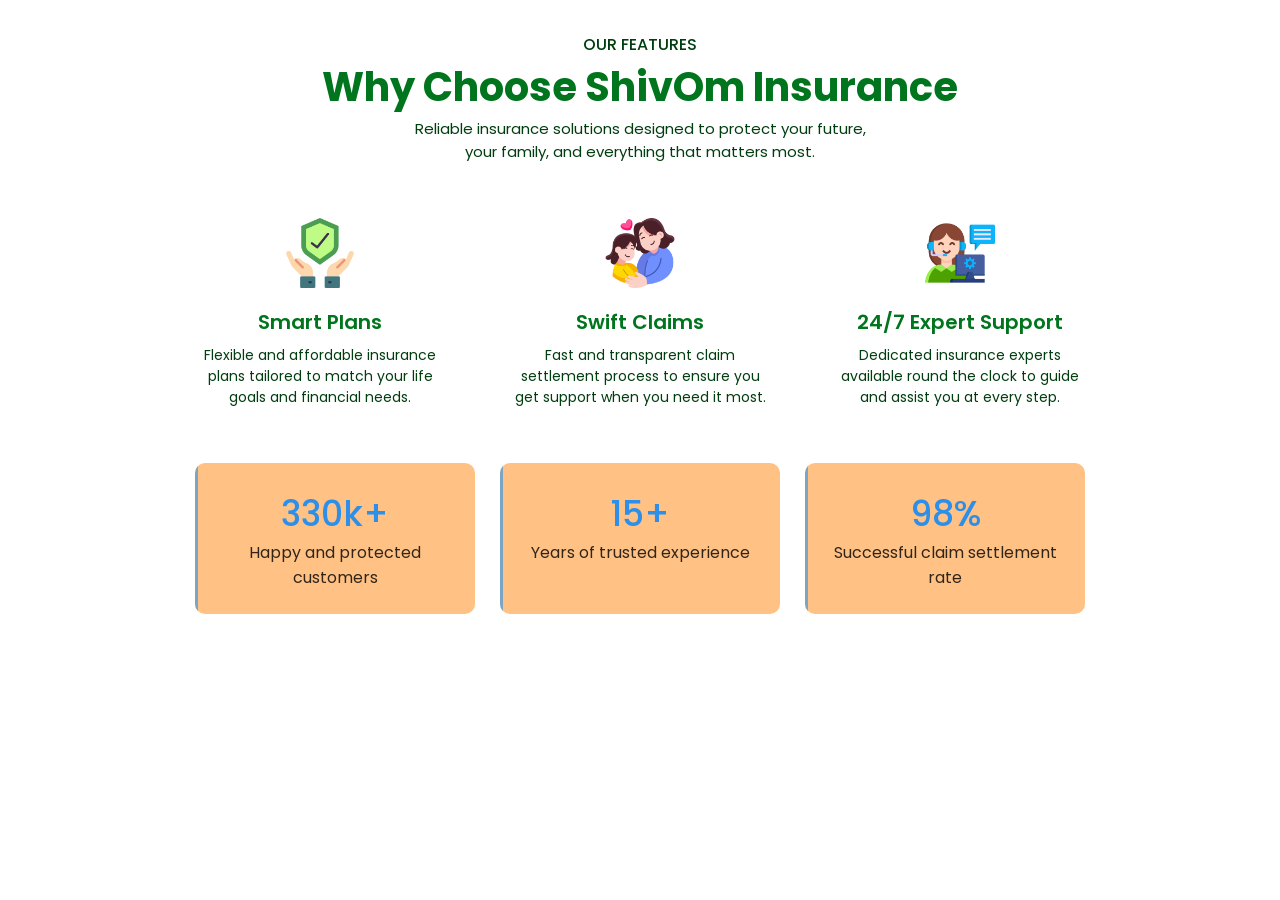
<file: COMPONENTS/ShivOmFeatures.html>
<!DOCTYPE html>
<html lang="en">

<head>
    <meta charset="UTF-8">
    <meta name="viewport" content="width=device-width, initial-scale=1.0">
    <title>ShivOm Features</title>

    <link rel="stylesheet" href="../CSS/ShivOmFeatures.css">
</head>

<body>
    <div class="shiv-features-main-con">
        <div class="shiv-feature-content-con">
            <p class="shiv-feature-top-sub-head">OUR FEATURES</p>

            <h1 class="shiv-feature-heading">Why Choose ShivOm Insurance</h1>

            <p class="shiv-om-below-sub-head">
                Reliable insurance solutions designed to protect your future,<br>
                your family, and everything that matters most.
            </p>
        </div>

        <div class="shiv-feature-featuring-main-con">
            <div class="shiv-featuring-con">
                <div class="shiv-featuring-img-con">
                    <img src="../IMAGES/feature1.png" alt="smart plan feature">
                </div>

                <p class="shiv-featuring-heading">Smart Plans</p>

                <p class="shiv-featuring-info">
                    Flexible and affordable insurance plans tailored to match your
                    life goals and financial needs.
                </p>
            </div>

            <div class="shiv-featuring-con">
                <div class="shiv-featuring-img-con">
                    <img src="../IMAGES/feature4.png" alt="swift claims feature">
                </div>

                <p class="shiv-featuring-heading">Swift Claims</p>

                <p class="shiv-featuring-info">
                    Fast and transparent claim settlement process to ensure you get
                    support when you need it most.
                </p>
            </div>

            <div class="shiv-featuring-con">
                <div class="shiv-featuring-img-con">
                    <img src="../IMAGES/features3.png" alt="24/7 support feature">
                </div>

                <p class="shiv-featuring-heading">24/7 Expert Support</p>

                <p class="shiv-featuring-info">
                    Dedicated insurance experts available round the clock to guide
                    and assist you at every step.
                </p>
            </div>
        </div>

        <div class="shiv-feature-achievement-con">
            <div class="shiv-feature-achievement">
                <p class="shiv-achievement-head"><span>330</span>k+</p>

                <p class="shiv-achievement-info">Happy and protected customers</p>
            </div>

            <div class="shiv-feature-achievement">
                <p class="shiv-achievement-head"><span>15</span>+</p>

                <p class="shiv-achievement-info">Years of trusted experience</p>
            </div>

            <div class="shiv-feature-achievement">
                <p class="shiv-achievement-head"><span>98</span>%</p>

                <p class="shiv-achievement-info">Successful claim settlement rate</p>
            </div>
        </div>
    </div>
</body>

</html>
</file>
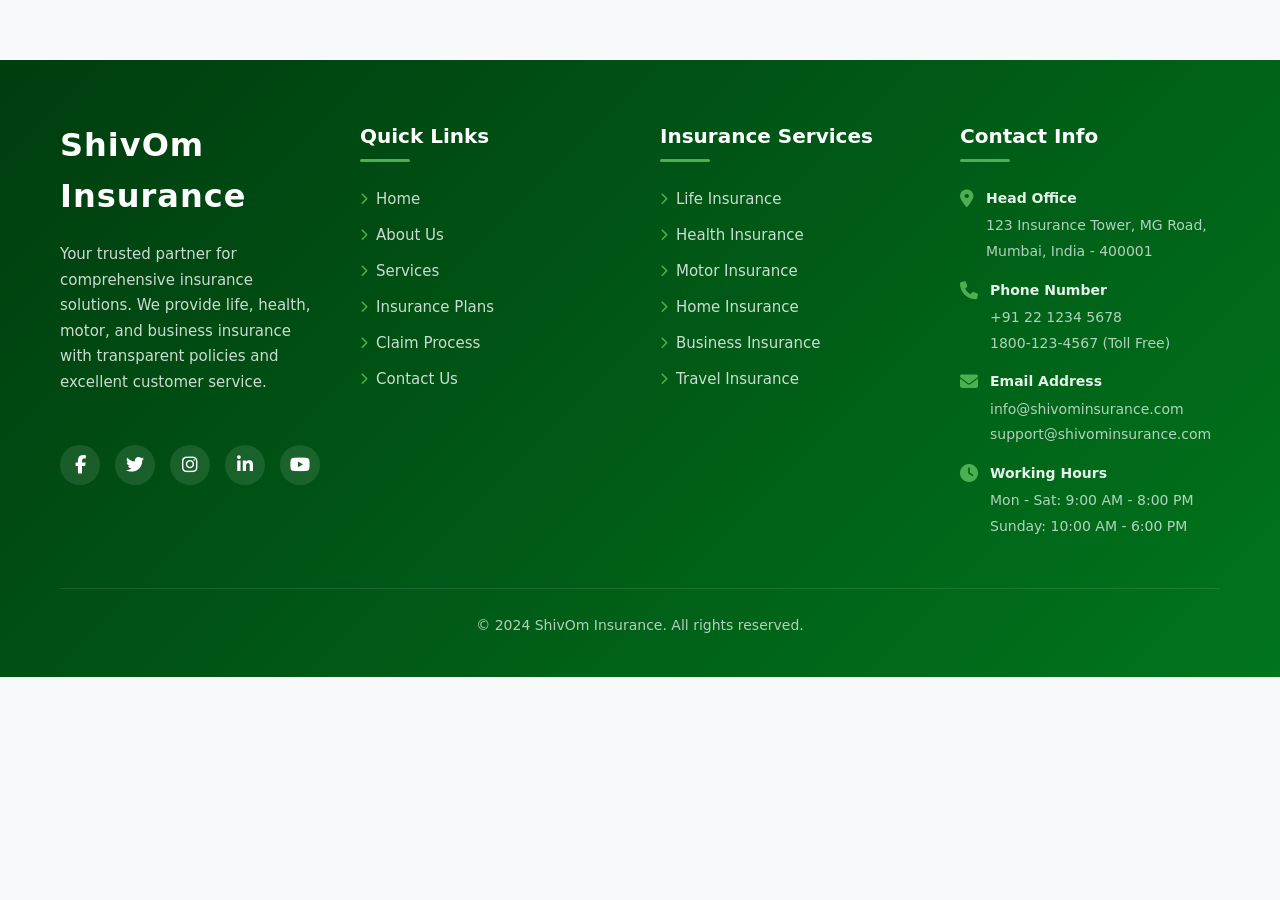
<file: COMPONENTS/ShivOmFooter.html>
<!DOCTYPE html>
<html lang="en">
<head>
    <meta charset="UTF-8">
    <title>ShivOm Insurance - Footer</title>
    <meta name="viewport" content="width=device-width, initial-scale=1.0">
    
    <!-- Font Awesome -->
    <link rel="stylesheet" href="https://cdnjs.cloudflare.com/ajax/libs/font-awesome/6.5.0/css/all.min.css">
    
    <style>
        * {
            margin: 0;
            padding: 0;
            box-sizing: border-box;
            font-family: 'Segoe UI', system-ui, sans-serif;
        }
        
        body {
            background: #f8f9fa;
            color: #333;
            line-height: 1.6;
        }
        
        .shiv-footer {
            background: linear-gradient(135deg, #003d0f 0%, #00751d 100%);
            color: white;
            padding: 60px 0 40px;
            margin-top: 60px;
        }
        
        .footer-container {
            max-width: 1200px;
            margin: 0 auto;
            padding: 0 20px;
        }
        
        .footer-top {
            display: grid;
            grid-template-columns: repeat(auto-fit, minmax(250px, 1fr));
            gap: 40px;
            margin-bottom: 50px;
        }
        
        .footer-brand {
            display: flex;
            flex-direction: column;
            gap: 20px;
        }
        
        .footer-logo {
            font-size: 32px;
            font-weight: 700;
            color: white;
            text-decoration: none;
            letter-spacing: 1px;
        }
        
        .footer-brand p {
            font-size: 15px;
            color: rgba(255, 255, 255, 0.8);
            line-height: 1.7;
            margin-bottom: 10px;
        }
        
        /* Social Links */
        .social-links {
            display: flex;
            gap: 15px;
            margin-top: 20px;
        }
        
        .social-link {
            width: 40px;
            height: 40px;
            background: rgba(255, 255, 255, 0.1);
            border-radius: 50%;
            display: flex;
            align-items: center;
            justify-content: center;
            color: white;
            font-size: 18px;
            transition: all 0.3s ease;
            text-decoration: none;
        }
        
        .social-link:hover {
            background: white;
            color: #00751d;
            transform: translateY(-3px);
        }
        
        .footer-links h3 {
            font-size: 20px;
            font-weight: 600;
            margin-bottom: 25px;
            color: white;
            position: relative;
            padding-bottom: 10px;
        }
        
        .footer-links h3::after {
            content: '';
            position: absolute;
            left: 0;
            bottom: 0;
            width: 50px;
            height: 3px;
            background: #4caf50;
            border-radius: 2px;
        }
        
        .footer-links ul {
            list-style: none;
        }
        
        .footer-links ul li {
            margin-bottom: 12px;
        }
        
        .footer-links ul li a {
            color: rgba(255, 255, 255, 0.8);
            text-decoration: none;
            font-size: 15px;
            transition: all 0.3s ease;
            display: flex;
            align-items: center;
            gap: 8px;
        }
        
        .footer-links ul li a:hover {
            color: white;
            transform: translateX(5px);
        }
        
        .footer-links ul li a i {
            font-size: 12px;
            color: #4caf50;
        }
        
        .contact-info {
            display: flex;
            flex-direction: column;
            gap: 15px;
        }
        
        .contact-item {
            display: flex;
            align-items: flex-start;
            gap: 12px;
        }
        
        .contact-item i {
            color: #4caf50;
            font-size: 18px;
            margin-top: 3px;
        }
        
        .contact-text {
            flex: 1;
        }
        
        .contact-text strong {
            display: block;
            font-size: 14px;
            color: rgba(255, 255, 255, 0.9);
            margin-bottom: 3px;
        }
        
        .contact-text span {
            font-size: 14px;
            color: rgba(255, 255, 255, 0.7);
        }
        
        .footer-bottom {
            border-top: 1px solid rgba(255, 255, 255, 0.1);
            padding-top: 25px;
            text-align: center;
        }
        
        .copyright {
            font-size: 14px;
            color: rgba(255, 255, 255, 0.7);
        }
        
        .insurance-badges {
            display: flex;
            flex-wrap: wrap;
            gap: 15px;
            margin: 30px 0;
            justify-content: center;
        }
        
        .badge {
            background: rgba(255, 255, 255, 0.1);
            padding: 8px 16px;
            border-radius: 20px;
            font-size: 12px;
            color: rgba(255, 255, 255, 0.8);
            display: flex;
            align-items: center;
            gap: 8px;
        }
        
        .badge i {
            color: #4caf50;
        }
        
        /* Responsive Design */
        @media (max-width: 992px) {
            .footer-top {
                grid-template-columns: repeat(2, 1fr);
            }
        }
        
        @media (max-width: 768px) {
            .footer-top {
                grid-template-columns: 1fr;
                gap: 30px;
            }
            
            .newsletter-form {
                flex-direction: column;
            }
            
            .newsletter-btn {
                width: 100%;
            }
            
            .footer-links h3::after {
                width: 40px;
            }
            
            .footer-logo {
                font-size: 28px;
                text-align: center;
            }
            
            .social-links {
                justify-content: center;
            }
        }
        
        @media (max-width: 480px) {
            .shiv-footer {
                padding: 40px 0 30px;
            }
            
            .footer-container {
                padding: 0 15px;
            }
            
            .footer-links h3 {
                font-size: 18px;
                margin-bottom: 20px;
            }
            
            .footer-logo {
                font-size: 24px;
            }
            
            .insurance-badges {
                flex-direction: column;
                align-items: center;
                gap: 10px;
            }
        }
        
        .demo-content {
            max-width: 1200px;
            margin: 0 auto;
            padding: 40px 20px;
            text-align: center;
        }
        
        .demo-content h1 {
            color: #00751d;
            margin-bottom: 20px;
        }
    </style>
</head>
<body>

    <footer class="shiv-footer">
        <div class="footer-container">
            <div class="footer-top">
                <div class="footer-brand">
                    <a href="#" class="footer-logo">
                        ShivOm Insurance
                    </a>
                    <p>
                        Your trusted partner for comprehensive insurance solutions. 
                        We provide life, health, motor, and business insurance with 
                        transparent policies and excellent customer service.
                    </p>
                    
                    <div class="social-links">
                        <a href="#" class="social-link" title="Facebook">
                            <i class="fab fa-facebook-f"></i>
                        </a>
                        <a href="#" class="social-link" title="Twitter">
                            <i class="fab fa-twitter"></i>
                        </a>
                        <a href="#" class="social-link" title="Instagram">
                            <i class="fab fa-instagram"></i>
                        </a>
                        <a href="#" class="social-link" title="LinkedIn">
                            <i class="fab fa-linkedin-in"></i>
                        </a>
                        <a href="#" class="social-link" title="YouTube">
                            <i class="fab fa-youtube"></i>
                        </a>
                    </div>
                </div>
                
                <div class="footer-links">
                    <h3>Quick Links</h3>
                    <ul>
                        <li><a href="#"><i class="fas fa-chevron-right"></i> Home</a></li>
                        <li><a href="#"><i class="fas fa-chevron-right"></i> About Us</a></li>
                        <li><a href="#"><i class="fas fa-chevron-right"></i> Services</a></li>
                        <li><a href="#"><i class="fas fa-chevron-right"></i> Insurance Plans</a></li>
                        <li><a href="#"><i class="fas fa-chevron-right"></i> Claim Process</a></li>
                        <li><a href="#"><i class="fas fa-chevron-right"></i> Contact Us</a></li>
                    </ul>
                </div>
                
                <div class="footer-links">
                    <h3>Insurance Services</h3>
                    <ul>
                        <li><a href="#"><i class="fas fa-chevron-right"></i> Life Insurance</a></li>
                        <li><a href="#"><i class="fas fa-chevron-right"></i> Health Insurance</a></li>
                        <li><a href="#"><i class="fas fa-chevron-right"></i> Motor Insurance</a></li>
                        <li><a href="#"><i class="fas fa-chevron-right"></i> Home Insurance</a></li>
                        <li><a href="#"><i class="fas fa-chevron-right"></i> Business Insurance</a></li>
                        <li><a href="#"><i class="fas fa-chevron-right"></i> Travel Insurance</a></li>
                    </ul>
                </div>
                
                <!-- Contact Column -->
                <div class="footer-links">
                    <h3>Contact Info</h3>
                    <div class="contact-info">
                        <div class="contact-item">
                            <i class="fas fa-map-marker-alt"></i>
                            <div class="contact-text">
                                <strong>Head Office</strong>
                                <span>123 Insurance Tower, MG Road, Mumbai, India - 400001</span>
                            </div>
                        </div>
                        <div class="contact-item">
                            <i class="fas fa-phone"></i>
                            <div class="contact-text">
                                <strong>Phone Number</strong>
                                <span>+91 22 1234 5678<br>1800-123-4567 (Toll Free)</span>
                            </div>
                        </div>
                        <div class="contact-item">
                            <i class="fas fa-envelope"></i>
                            <div class="contact-text">
                                <strong>Email Address</strong>
                                <span>info@shivominsurance.com<br>support@shivominsurance.com</span>
                            </div>
                        </div>
                        <div class="contact-item">
                            <i class="fas fa-clock"></i>
                            <div class="contact-text">
                                <strong>Working Hours</strong>
                                <span>Mon - Sat: 9:00 AM - 8:00 PM<br>Sunday: 10:00 AM - 6:00 PM</span>
                            </div>
                        </div>
                    </div>
                </div>
            </div>
            
            <div class="footer-bottom">
                <div class="copyright">
                    <p>&copy; 2024 ShivOm Insurance. All rights reserved.</p>
                </div>
            </div>
        </div>
    </footer>
    
    <script>
        document.querySelectorAll('.footer-links a[href^="#"]').forEach(anchor => {
            anchor.addEventListener('click', function(e) {
                e.preventDefault();
                const href = this.getAttribute('href');
                if (href !== '#') {
                    window.location.href = href;
                }
            });
        });
    </script>
</body>
</html>
</file>
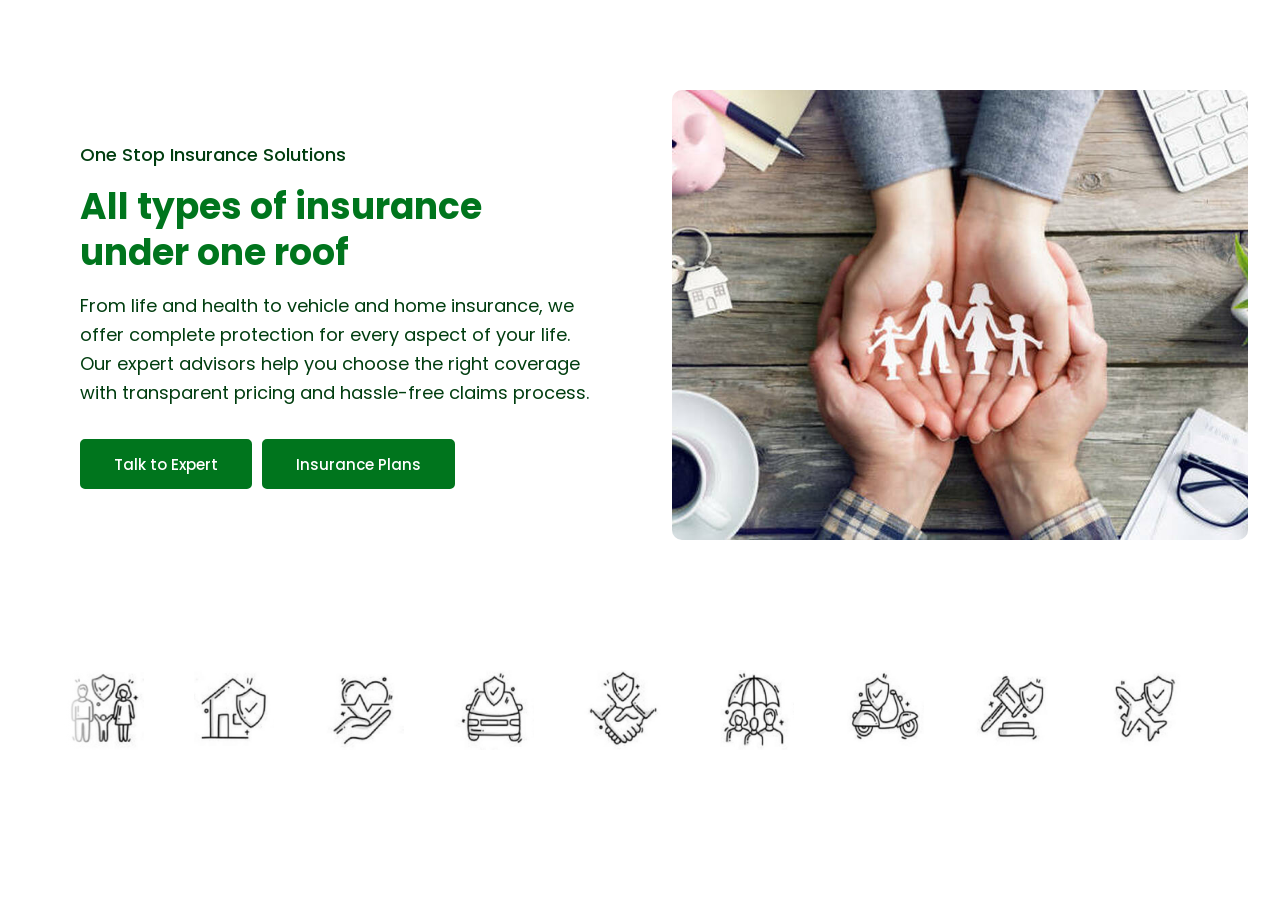
<file: COMPONENTS/ShivOmHeroSection.html>
<!DOCTYPE html>
<html lang="en">

<head>
    <meta charset="UTF-8">
    <meta name="viewport" content="width=device-width, initial-scale=1.0">
    <title>ShivOm-Insurance Hero Section</title>

    <link rel="stylesheet" href="../CSS/ShivOmHeroSection.css">
</head>

<body>

    <!-- HERO SECTION -->
    <div class="shiv-hero-main-con">
        <div class="shiv-hero-content-con">
            <p class="shiv-hero-sub-head">One Stop Insurance Solutions</p>

            <h2 class="shiv-hero-heading">
                All types of insurance<br>under one roof
            </h2>

            <p class="shiv-hero-heading-desc">
                From life and health to vehicle and home insurance, we offer complete
                protection for every aspect of your life. Our expert advisors help you choose
                the right coverage with transparent pricing and hassle-free claims process.
            </p>

            <div class="shiv-hero-content-buttons-con">
                <button class="shiv-hero-need-help-btn">Talk to Expert</button>
                <button class="shiv-hero-services-btn">Insurance Plans</button>
            </div>
        </div>

        <div class="shiv-hero-image-main-con">
            <div class="shiv-hero-img-con">
                <img src="../IMAGES/shivOmHeroImage.jpg" alt="insurance hero image">
            </div>
        </div>
    </div>

    <div class="shiv-hero-swiper-main-con">
        <div class="shiv-hero-swiper-inner-con">
            <div class="shiv-marquee-track">

                <!-- ORIGINAL IMAGES -->
                <div class="hero-swiper-img-con"><img src="../IMAGES/is1.jpg"></div>
                <div class="hero-swiper-img-con"><img src="../IMAGES/is2.jpg"></div>
                <div class="hero-swiper-img-con"><img src="../IMAGES/is3.jpg"></div>
                <div class="hero-swiper-img-con"><img src="../IMAGES/is4.jpg"></div>
                <div class="hero-swiper-img-con"><img src="../IMAGES/is5.jpg"></div>
                <div class="hero-swiper-img-con"><img src="../IMAGES/is6.jpg"></div>
                <div class="hero-swiper-img-con"><img src="../IMAGES/is7.jpg"></div>
                <div class="hero-swiper-img-con"><img src="../IMAGES/is8.jpg"></div>
                <div class="hero-swiper-img-con"><img src="../IMAGES/is9.jpg"></div>
                <div class="hero-swiper-img-con"><img src="../IMAGES/is10.jpg"></div>

                <!-- DUPLICATE FOR INFINITE LOOP -->
                <div class="hero-swiper-img-con"><img src="../IMAGES/is1.jpg"></div>
                <div class="hero-swiper-img-con"><img src="../IMAGES/is2.jpg"></div>
                <div class="hero-swiper-img-con"><img src="../IMAGES/is3.jpg"></div>
                <div class="hero-swiper-img-con"><img src="../IMAGES/is4.jpg"></div>
                <div class="hero-swiper-img-con"><img src="../IMAGES/is5.jpg"></div>
                <div class="hero-swiper-img-con"><img src="../IMAGES/is6.jpg"></div>
                <div class="hero-swiper-img-con"><img src="../IMAGES/is7.jpg"></div>
                <div class="hero-swiper-img-con"><img src="../IMAGES/is8.jpg"></div>
                <div class="hero-swiper-img-con"><img src="../IMAGES/is9.jpg"></div>
                <div class="hero-swiper-img-con"><img src="../IMAGES/is10.jpg"></div>

            </div>
        </div>
    </div>

</body>
</html>
</file>
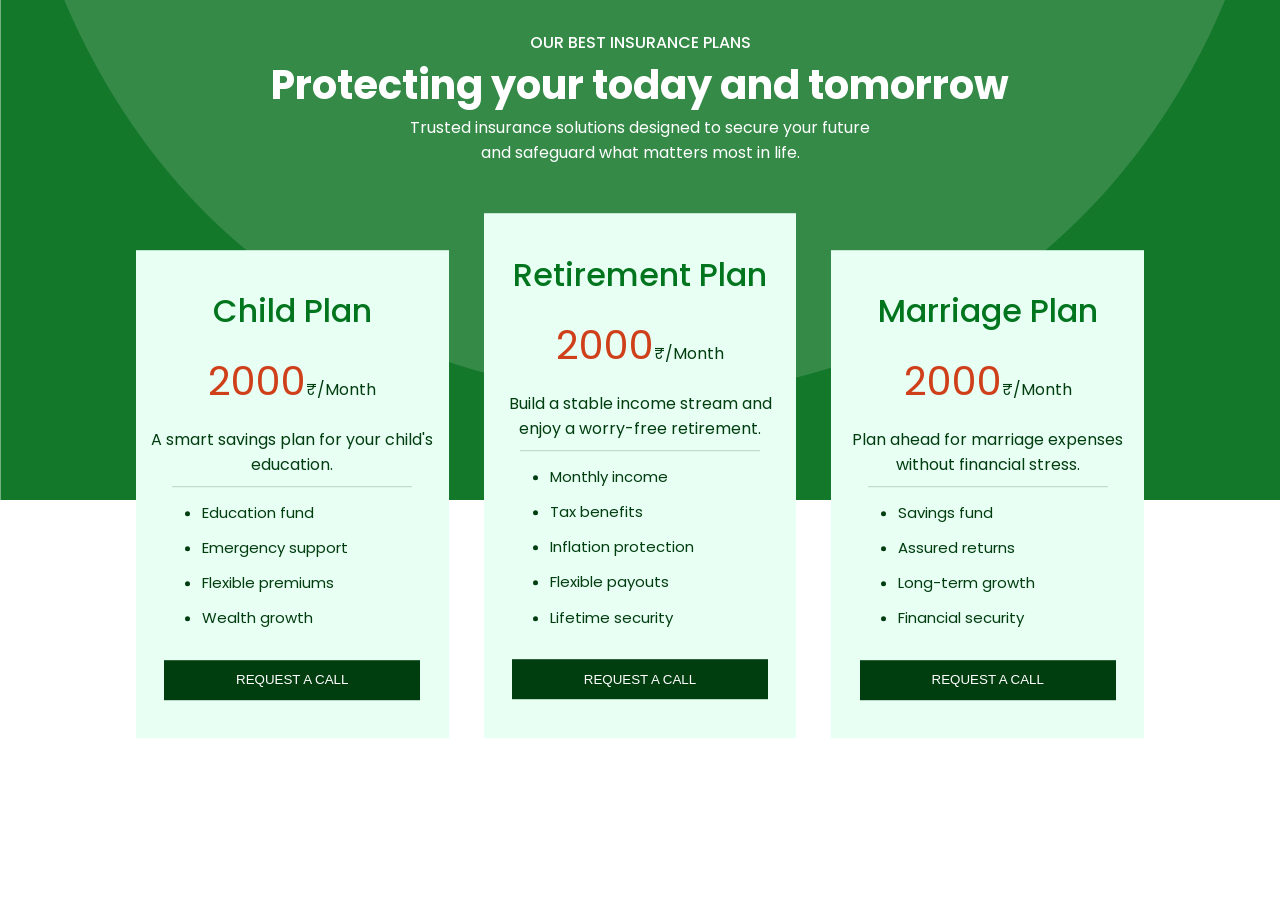
<file: COMPONENTS/ShivOmPackages.html>
<!DOCTYPE html>
<html lang="en">

<head>
    <meta charset="UTF-8">
    <meta name="viewport" content="width=device-width, initial-scale=1.0">
    <title>ShivOm-Packages</title>

    <link rel="stylesheet" href="../CSS/ShivOmPackages.css">
</head>

<body>
    <div class="shiv-packages-main-con">
        <div class="shiv-packages-img-main-con">
            <div class="shiv-packages-img-con">
                <img src="../IMAGES/packagesBG.png" alt="Shiv packages background">
            </div>
        </div>

        <div class="shiv-packages-content-card-con">

            <div class="shiv-packages-content-con">
                <p class="shiv-packages-top-sub-head">OUR BEST INSURANCE PLANS</p>

                <h1 class="shiv-packages-heading">Protecting your today and tomorrow</h1>

                <p class="shiv-packages-below-sub-head">
                    Trusted insurance solutions designed to secure your future<br>
                    and safeguard what matters most in life.
                </p>
            </div>

            <div class="shiv-packages-cards-con">
                <div class="shiv-packages-card">
                    <h1 class="shiv-package-card-heading">Child Plan</h1>

                    <p class="shiv-package-card-price-head"><span>2000</span>&#8377;/Month</p>

                    <p class="shiv-package-card-sub-head">
                       A smart savings plan for your child's education.
                    </p>

                    <ul class="shiv-package-card-list">
                        <li>Education fund</li>
                        <li>Emergency support</li>
                        <li>Flexible premiums</li>
                        <li>Wealth growth</li>
                    </ul>

                    <button class="shiv-packages-card-btn">REQUEST A CALL</button>
                </div>

                <div class="shiv-packages-cardd">
                    <h1 class="shiv-package-card-heading">Retirement Plan</h1>

                    <p class="shiv-package-card-price-head"><span>2000</span>&#8377;/Month</p>

                    <p class="shiv-package-card-sub-head">
                        Build a stable income stream and enjoy a worry-free retirement.
                    </p>

                    <ul class="shiv-package-card-list">
                        <li>Monthly income</li>
                        <li>Tax benefits</li>
                        <li>Inflation protection</li>
                        <li>Flexible payouts</li>
                        <li>Lifetime security</li>
                    </ul>

                    <button class="shiv-packages-card-btn">REQUEST A CALL</button>
                </div>

                <div class="shiv-packages-card">
                    <h1 class="shiv-package-card-heading">Marriage Plan</h1>

                    <p class="shiv-package-card-price-head"><span>2000</span>&#8377;/Month</p>

                    <p class="shiv-package-card-sub-head">
                        Plan ahead for marriage expenses without financial stress.
                    </p>

                    <ul class="shiv-package-card-list">
                        <li>Savings fund</li>
                        <li>Assured returns</li>
                        <li>Long-term growth</li>
                        <li>Financial security</li>
                    </ul>

                    <button class="shiv-packages-card-btn">REQUEST A CALL</button>
                </div>
            </div>
        </div>
    </div>
</body>

</html>
</file>
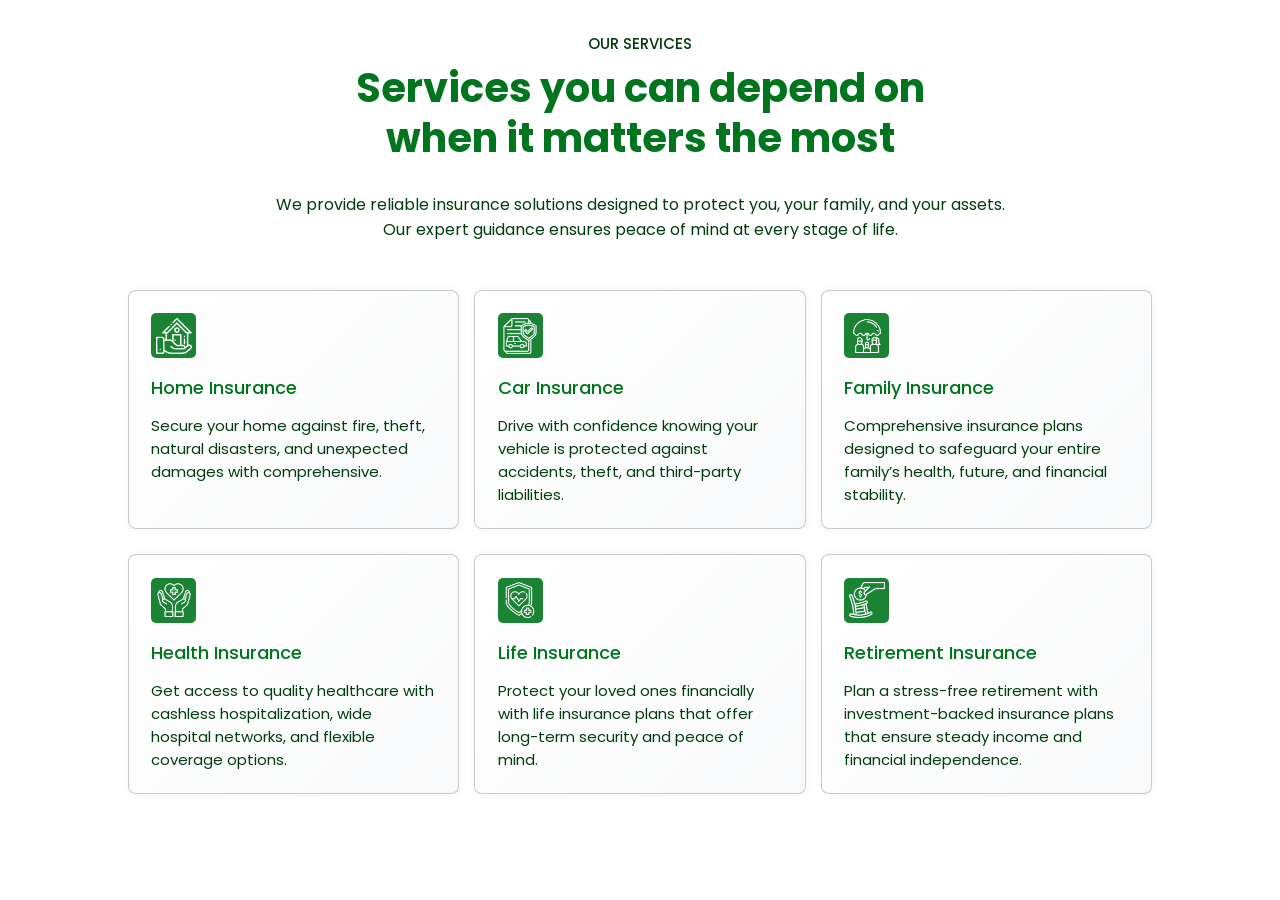
<file: COMPONENTS/ShivOmServices.html>
<!DOCTYPE html>
<html lang="en">

<head>
    <meta charset="UTF-8">
    <meta name="viewport" content="width=device-width, initial-scale=1.0">
    <title>ShivOm-Services</title>

    <link rel="stylesheet" href="../CSS/ShivOmServices.css">
</head>

<body>
    <div class="shiv-services-main-con">
        <div class="shiv-services-heading-con">
            <p class="shiv-services-top-sub-head">OUR SERVICES</p>

            <h1 class="shiv-services-heading">
                Services you can depend on <br>
                when it matters the most
            </h1>

            <p class="shiv-services-below-sub-head">
                We provide reliable insurance solutions designed to protect you, your family,
                and your assets.<br> Our expert guidance ensures peace of mind at every stage of life.
            </p>
        </div>

        <div class="shiv-services-cards-con">

            <div class="shiv-services-card">
                <div class="shiv-services-card-img-con">
                    <img src="../IMAGES/homeService.png" alt="Home insurance icon">
                </div>

                <p class="shiv-services-card-heading">Home Insurance</p>

                <p class="shiv-services-card-details">
                    Secure your home against fire, theft, natural disasters, and unexpected damages
                    with comprehensive.
                </p>
            </div>

            <div class="shiv-services-card">
                <div class="shiv-services-card-img-con">
                    <img src="../IMAGES/carService.png" alt="Car insurance icon">
                </div>

                <p class="shiv-services-card-heading">Car Insurance</p>

                <p class="shiv-services-card-details">
                    Drive with confidence knowing your vehicle is protected against accidents,
                    theft, and third-party liabilities.
                </p>
            </div>

            <div class="shiv-services-card">
                <div class="shiv-services-card-img-con">
                    <img src="../IMAGES/familyServices.png" alt="Family insurance icon">
                </div>

                <p class="shiv-services-card-heading">Family Insurance</p>

                <p class="shiv-services-card-details">
                    Comprehensive insurance plans designed to safeguard your entire family’s
                    health, future, and financial stability.
                </p>
            </div>

            <div class="shiv-services-card">
                <div class="shiv-services-card-img-con">
                    <img src="../IMAGES/healthService.png" alt="Health insurance icon">
                </div>

                <p class="shiv-services-card-heading">Health Insurance</p>

                <p class="shiv-services-card-details">
                    Get access to quality healthcare with cashless hospitalization, wide hospital
                    networks, and flexible coverage options.
                </p>
            </div>

            <div class="shiv-services-card">
                <div class="shiv-services-card-img-con">
                    <img src="../IMAGES/lifeService.png" alt="Life insurance icon">
                </div>

                <p class="shiv-services-card-heading">Life Insurance</p>

                <p class="shiv-services-card-details">
                    Protect your loved ones financially with life insurance plans that offer
                    long-term security and peace of mind.
                </p>
            </div>

            <div class="shiv-services-card">
                <div class="shiv-services-card-img-con">
                    <img src="../IMAGES/retirmentService.png" alt="Retirement insurance icon">
                </div>

                <p class="shiv-services-card-heading">Retirement Insurance</p>

                <p class="shiv-services-card-details">
                    Plan a stress-free retirement with investment-backed insurance plans that
                    ensure steady income and financial independence.
                </p>
            </div>
        </div>

    </div>
</body>

</html>
</file>
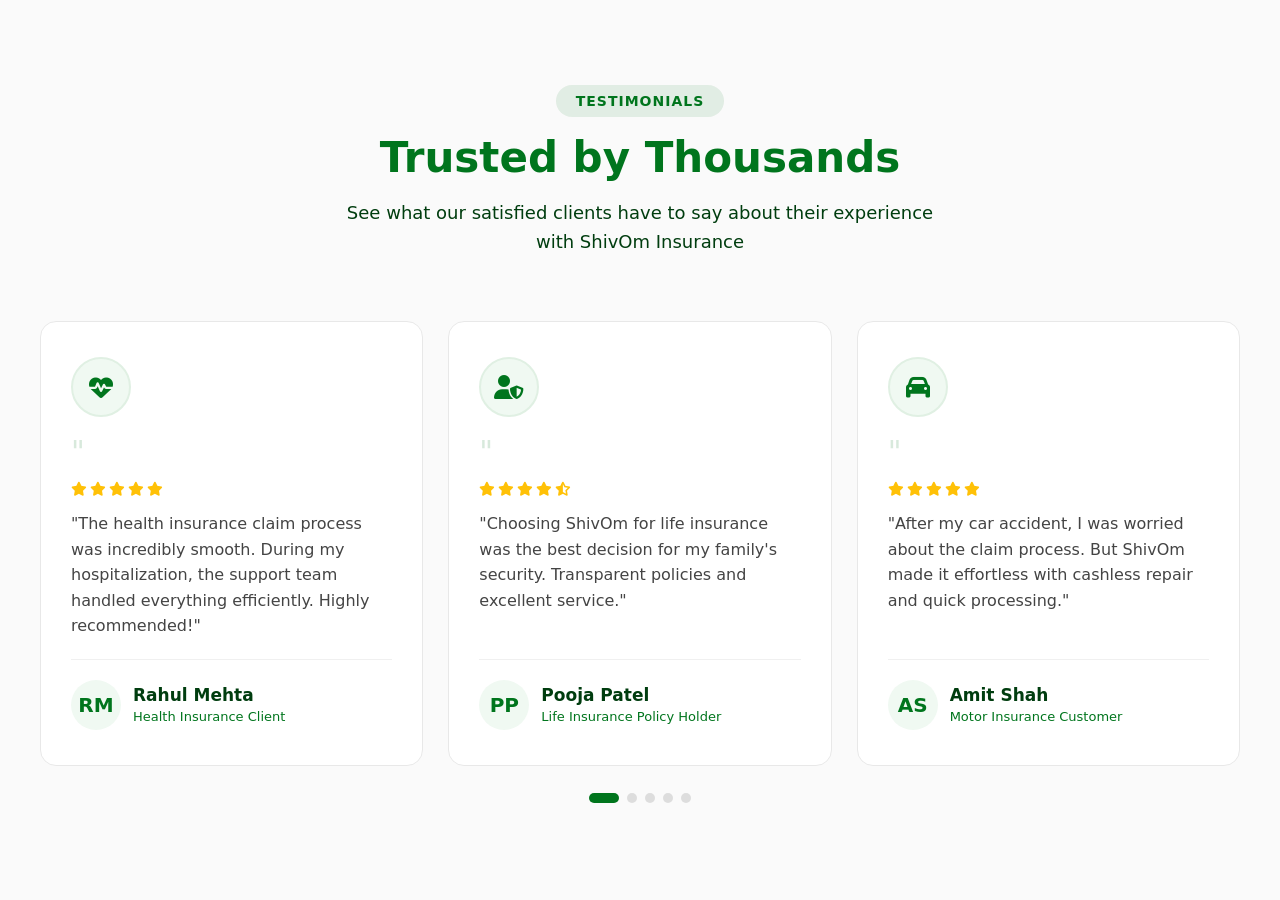
<file: COMPONENTS/ShivOmTestimonials.html>
<!DOCTYPE html>
<html lang="en">

<head>
    <meta charset="UTF-8">
    <title>Client Testimonials | ShivOm Insurance</title>
    <meta name="viewport" content="width=device-width, initial-scale=1.0">

    <!-- Swiper CSS -->
    <link rel="stylesheet" href="https://cdn.jsdelivr.net/npm/swiper@11/swiper-bundle.min.css">

    <!-- Font Awesome -->
    <link rel="stylesheet" href="https://cdnjs.cloudflare.com/ajax/libs/font-awesome/6.5.0/css/all.min.css">

    <style>
        * {
            margin: 0;
            padding: 0;
            box-sizing: border-box;
            font-family: system-ui, -apple-system, 'Segoe UI', Roboto, sans-serif;
        }

        body {
            background: #fafafa;
            min-height: 100vh;
            display: flex;
            align-items: center;
            justify-content: center;
            padding: 2rem;
        }

        :root {
            --primary-color: #00751d;
            --secondary-color: #003d0f;
            --third-color: #F8893F;
            --hover-color: #13b613;
        }

        .testimonial-container {
            width: 100%;
            max-width: 1200px;
            margin: 0 auto;
        }

        .section-header {
            text-align: center;
            margin-bottom: 4rem;
        }

        .section-tag {
            display: inline-block;
            background: rgba(0, 117, 29, 0.1);
            color: #00751d;
            padding: 8px 20px;
            border-radius: 20px;
            font-size: 14px;
            font-weight: 600;
            letter-spacing: 1px;
            margin-bottom: 1rem;
            text-transform: uppercase;
        }

        .section-title {
            font-size: 42px;
            color: var(--primary-color);
            font-weight: 700;
            line-height: 1.2;
            margin-bottom: 1rem;
        }

        .section-subtitle {
            color: var(--secondary-color);
            font-size: 18px;
            max-width: 600px;
            margin: 0 auto;
            line-height: 1.6;
        }

        .swiper-container {
            position: relative;
            padding: 20px 0 60px;
        }

        .swiper-wrapper {
            align-items: stretch;
        }

        .swiper-slide {
            height: auto;
            display: flex;
        }

        .testimonial-card {
            background: white;
            border-radius: 16px;
            padding: 35px 30px;
            border: 1px solid #e8e8e8;
            transition: all 0.3s ease;
            position: relative;
            display: flex;
            flex-direction: column;
            width: 100%;
            height: 100%;
        }

        .icon-badge {
            width: 60px;
            height: 60px;
            background: #f0f9f2;
            border-radius: 50%;
            display: flex;
            align-items: center;
            justify-content: center;
            margin-bottom: 20px;
            font-size: 24px;
            color: #00751d;
            border: 2px solid #e0f0e3;
            transition: all 0.3s ease;
            flex-shrink: 0;
        }

        .quote-mark {
            font-size: 30px;
            color: #00751d;
            opacity: 0.15;
            margin-bottom: 15px;
            line-height: 1;
            flex-shrink: 0;
        }

        .testimonial-text {
            font-size: 16px;
            line-height: 1.6;
            color: #444;
            margin-bottom: 20px;
            font-style: normal;
            flex: 1;
            overflow: visible;
            min-height: 80px;
        }

        .client-info {
            display: flex;
            align-items: center;
            gap: 12px;
            padding-top: 20px;
            border-top: 1px solid #f0f0f0;
            flex-shrink: 0;
        }

        .client-avatar {
            width: 50px;
            height: 50px;
            background: #f0f9f2;
            border-radius: 50%;
            display: flex;
            align-items: center;
            justify-content: center;
            font-size: 20px;
            color: #00751d;
            font-weight: 600;
            flex-shrink: 0;
        }

        .client-details h4 {
            font-size: 17px;
            font-weight: 600;
            color: #003d0f;
            margin-bottom: 4px;
        }

        .client-details p {
            font-size: 13px;
            color: #00751d;
            font-weight: 500;
        }

        .star-rating {
            display: flex;
            gap: 3px;
            margin-bottom: 15px;
            flex-shrink: 0;
        }

        .star-rating i {
            color: #ffc107;
            font-size: 14px;
        }

        .swiper-pagination {
            position: relative !important;
            margin-top: 30px;
        }

        .swiper-pagination-bullet {
            width: 10px;
            height: 10px;
            background: #ddd;
            opacity: 1;
        }

        .swiper-pagination-bullet-active {
            background: #00751d;
            width: 30px;
            border-radius: 5px;
        }

        .testimonial-card:hover {
            border-color: #00751d;
            box-shadow: 0 10px 25px rgba(0, 117, 29, 0.1);
        }

        .testimonial-card:hover .icon-badge {
            background: #00751d;
            color: white;
        }

        @media (max-width: 1200px) {
            .testimonial-card {
                padding: 30px 25px;
            }

            .testimonial-text {
                font-size: 15px;
                line-height: 1.6;
            }
        }

        @media (max-width: 768px) {
            body {
                padding: 1.5rem;
            }

            .section-title {
                font-size: 32px;
            }

            .section-subtitle {
                font-size: 16px;
            }

            .testimonial-card {
                padding: 25px 20px;
            }

            .icon-badge {
                width: 55px;
                height: 55px;
                font-size: 22px;
                margin-bottom: 15px;
            }

            .testimonial-text {
                font-size: 15px;
                line-height: 1.6;
                min-height: 70px;
            }

            .quote-mark {
                font-size: 26px;
                margin-bottom: 12px;
            }
        }

        @media (max-width: 480px) {
            .section-title {
                font-size: 28px;
            }

            .testimonial-card {
                padding: 20px;
            }

            .client-info {
                flex-direction: row;
                text-align: left;
                gap: 12px;
            }

            .client-details h4 {
                font-size: 16px;
            }

            .testimonial-text {
                font-size: 14px;
                line-height: 1.5;
                min-height: 65px;
            }

            .star-rating {
                margin-bottom: 12px;
            }

            .star-rating i {
                font-size: 13px;
            }
        }

        @media (max-width: 380px) {
            .testimonial-text {
                font-size: 13.5px;
                line-height: 1.5;
            }
        }
    </style>
</head>

<body>
    <div class="testimonial-container">
        <div class="section-header">
            <div class="section-tag">Testimonials</div>
            <h1 class="section-title">Trusted by Thousands</h1>
            <p class="section-subtitle">See what our satisfied clients have to say about their experience with ShivOm
                Insurance</p>
        </div>

        <!-- Swiper -->
        <div class="swiper mySwiper">
            <div class="swiper-wrapper">
                <!-- Testimonial 1 -->
                <div class="swiper-slide">
                    <div class="testimonial-card">
                        <div class="icon-badge">
                            <i class="fas fa-heartbeat"></i>
                        </div>
                        <div class="quote-mark">"</div>
                        <div class="star-rating">
                            <i class="fas fa-star"></i>
                            <i class="fas fa-star"></i>
                            <i class="fas fa-star"></i>
                            <i class="fas fa-star"></i>
                            <i class="fas fa-star"></i>
                        </div>
                        <p class="testimonial-text">
                            "The health insurance claim process was incredibly smooth. During my hospitalization,
                            the support team handled everything efficiently. Highly recommended!"
                        </p>
                        <div class="client-info">
                            <div class="client-avatar">RM</div>
                            <div class="client-details">
                                <h4>Rahul Mehta</h4>
                                <p>Health Insurance Client</p>
                            </div>
                        </div>
                    </div>
                </div>

                <!-- Testimonial 2 -->
                <div class="swiper-slide">
                    <div class="testimonial-card">
                        <div class="icon-badge">
                            <i class="fas fa-user-shield"></i>
                        </div>
                        <div class="quote-mark">"</div>
                        <div class="star-rating">
                            <i class="fas fa-star"></i>
                            <i class="fas fa-star"></i>
                            <i class="fas fa-star"></i>
                            <i class="fas fa-star"></i>
                            <i class="fas fa-star-half-alt"></i>
                        </div>
                        <p class="testimonial-text">
                            "Choosing ShivOm for life insurance was the best decision for my family's security.
                            Transparent policies and excellent service."
                        </p>
                        <div class="client-info">
                            <div class="client-avatar">PP</div>
                            <div class="client-details">
                                <h4>Pooja Patel</h4>
                                <p>Life Insurance Policy Holder</p>
                            </div>
                        </div>
                    </div>
                </div>

                <!-- Testimonial 3 -->
                <div class="swiper-slide">
                    <div class="testimonial-card">
                        <div class="icon-badge">
                            <i class="fas fa-car"></i>
                        </div>
                        <div class="quote-mark">"</div>
                        <div class="star-rating">
                            <i class="fas fa-star"></i>
                            <i class="fas fa-star"></i>
                            <i class="fas fa-star"></i>
                            <i class="fas fa-star"></i>
                            <i class="fas fa-star"></i>
                        </div>
                        <p class="testimonial-text">
                            "After my car accident, I was worried about the claim process. But ShivOm made it
                            effortless with cashless repair and quick processing."
                        </p>
                        <div class="client-info">
                            <div class="client-avatar">AS</div>
                            <div class="client-details">
                                <h4>Amit Shah</h4>
                                <p>Motor Insurance Customer</p>
                            </div>
                        </div>
                    </div>
                </div>

                <!-- Testimonial 4 -->
                <div class="swiper-slide">
                    <div class="testimonial-card">
                        <div class="icon-badge">
                            <i class="fas fa-home"></i>
                        </div>
                        <div class="quote-mark">"</div>
                        <div class="star-rating">
                            <i class="fas fa-star"></i>
                            <i class="fas fa-star"></i>
                            <i class="fas fa-star"></i>
                            <i class="fas fa-star"></i>
                            <i class="fas fa-star"></i>
                        </div>
                        <p class="testimonial-text">
                            "Our home insurance protected us during recent floods. Fair assessment, prompt settlement,
                            and professional handling throughout."
                        </p>
                        <div class="client-info">
                            <div class="client-avatar">ND</div>
                            <div class="client-details">
                                <h4>Neha Desai</h4>
                                <p>Home Insurance Client</p>
                            </div>
                        </div>
                    </div>
                </div>

                <!-- Testimonial 5 -->
                <div class="swiper-slide">
                    <div class="testimonial-card">
                        <div class="icon-badge">
                            <i class="fas fa-briefcase"></i>
                        </div>
                        <div class="quote-mark">"</div>
                        <div class="star-rating">
                            <i class="fas fa-star"></i>
                            <i class="fas fa-star"></i>
                            <i class="fas fa-star"></i>
                            <i class="fas fa-star"></i>
                            <i class="fas fa-star-half-alt"></i>
                        </div>
                        <p class="testimonial-text">
                            "ShivOm provided tailored business insurance that protects my assets and liability
                            perfectly.
                            Excellent coverage for entrepreneurs."
                        </p>
                        <div class="client-info">
                            <div class="client-avatar">SK</div>
                            <div class="client-details">
                                <h4>Suresh Kumar</h4>
                                <p>Business Insurance Client</p>
                            </div>
                        </div>
                    </div>
                </div>
            </div>

            <div class="swiper-pagination"></div>
        </div>

    </div>

    <!-- Swiper JS -->
    <script src="https://cdn.jsdelivr.net/npm/swiper@11/swiper-bundle.min.js"></script>

    <script>

        var swiper = new Swiper(".mySwiper", {
            slidesPerView: 1,
            spaceBetween: 25,
            loop: true,
            speed: 600,
            autoplay: {
                delay: 5000,
                disableOnInteraction: false,
            },
            pagination: {
                el: ".swiper-pagination",
                clickable: true,
            },
            breakpoints: {
                640: {
                    slidesPerView: 1,
                    spaceBetween: 25,
                },
                768: {
                    slidesPerView: 2,
                    spaceBetween: 25,
                },
                1024: {
                    slidesPerView: 3,
                    spaceBetween: 25,
                },
            },
            on: {
                init: function () {
                    setTimeout(() => {
                        this.updateAutoHeight();
                    }, 100);
                }
            }
        });

        // Hover effects
        document.querySelectorAll('.testimonial-card').forEach(card => {
            card.addEventListener('mouseenter', function () {
                this.style.borderColor = '#00751d';
                this.style.boxShadow = '0 10px 25px rgba(0, 117, 29, 0.1)';
                this.querySelector('.icon-badge').style.background = '#00751d';
                this.querySelector('.icon-badge').style.color = 'white';
            });

            card.addEventListener('mouseleave', function () {
                this.style.borderColor = '#e8e8e8';
                this.style.boxShadow = 'none';
                this.querySelector('.icon-badge').style.background = '#f0f9f2';
                this.querySelector('.icon-badge').style.color = '#00751d';
            });
        });
    </script>
</body>

</html>
</file>
<file: CSS/ShivOmFeatures.css>
@import url('https://fonts.googleapis.com/css2?family=Poppins:wght@100;200;300;400;500;600;700;800;900&display=swap');

/* main-font-size 40px  */

* {
    margin: 0;
    padding: 0;
    box-sizing: border-box; 
}

body {
    font-family: 'Poppins', sans-serif;
    background-color: #fff;
}

:root {
    --primary-color: #00751d;
    --secondary-color: #003d0f;
    --third-color: #F8893F;
    --hover-color: #13b613;
}

.shiv-features-main-con {
    margin: 2rem;
    width: calc(100% - 4rem); 
}

.shiv-feature-content-con {
    text-align: center;
    max-width: 100%;
    overflow: hidden; 
}

.shiv-feature-top-sub-head {
    color: var(--secondary-color);
    font-weight: 500;
}

.shiv-feature-heading {
    color: var(--primary-color);
    font-size: 40px;
}

.shiv-om-below-sub-head {
    color: var(--secondary-color);
    font-size: 15px;
}

.shiv-feature-featuring-main-con {
    display: flex;
    justify-content: center;
    gap: 40px;
    flex-wrap: wrap; 
}

.shiv-featuring-con {
    width: 280px;
    height: 300px;
    display: flex;
    flex-direction: column;
    justify-content: center;
    align-items: center;
    flex-shrink: 0; 
}

.shiv-featuring-img-con {
    height: 70px;
    width: 70px;
    margin-bottom: 1.2rem;
    flex-shrink: 0; 
}

.shiv-featuring-img-con img {
    height: 100%;
    width: 100%;
    object-fit: cover;
}

.shiv-featuring-heading {
    color: var(--primary-color);
    font-size: 20px;
    font-weight: 600;
    margin-bottom: 0.5rem;
    text-align: center;
}

.shiv-featuring-info {
    color: var(--secondary-color);
    font-size: 14px;
    text-align: center;
    padding: 0 10px; 
}

.shiv-feature-achievement-con {
    display: flex;
    justify-content: center;
    gap: 25px;
    flex-wrap: wrap; 
}

.shiv-feature-achievement {
    position: relative;
    width: 280px;
    min-width: 250px;
    padding: 1.5rem 1rem;
    text-align: center;
    background-color: rgb(255, 194, 132);
    border-radius: 10px;
    overflow: hidden;
}

.shiv-feature-achievement::before {
    content: "";
    position: absolute;
    top: 0;
    left: 0;
    width: 3px;
    height: 100%;
    background-color: rgba(0, 140, 255, 0.521);
    transition: all 0.2s ease-in-out;
}

.shiv-feature-achievement:hover::before {
    width: 5px;
    background-color: rgba(0, 47, 255, 0.521);
}

.shiv-achievement-head {
    font-size: 35px;
    font-weight: 500;
    color: rgba(0, 132, 255, 0.829);
    transition: all 0.2s ease-in-out;
    transform-origin: left;
}

.shiv-feature-achievement:hover .shiv-achievement-head {
    color: rgba(0, 68, 255, 0.829);
}

.shiv-achievement-info {
    color: var(--secondary-color);
    color: rgba(0, 0, 0, 0.808);
}

/* ============ RESPONSIVE MEDIA QUERIES ============ */

/* Large Tablets (1024px and below) */
@media screen and (max-width: 1024px) {
    .shiv-feature-heading {
        font-size: 36px;
    }
    
    .shiv-feature-featuring-main-con {
        gap: 30px;
    }
    
    .shiv-featuring-con {
        width: 250px;
    }
    
    .shiv-feature-achievement {
        width: 250px;
    }
}

/* Tablets (768px and below) */
@media screen and (max-width: 768px) {
    .shiv-features-main-con {
        margin: 1.5rem;
        width: calc(100% - 3rem);
    }
    
    .shiv-feature-heading {
        font-size: 32px;
    }
    
    .shiv-om-below-sub-head br {
        display: none; 
    }
    
    .shiv-om-below-sub-head {
        padding: 0 10px;
    }
    
    .shiv-feature-featuring-main-con {
        gap: 25px;
    }
    
    .shiv-featuring-con {
        width: 220px;
        height: 280px;
    }
    
    .shiv-feature-achievement-con {
        gap: 20px;
    }
    
    .shiv-feature-achievement {
        width: 220px;
    }
}

/* Mobile Devices (480px and below) */
@media screen and (max-width: 480px) {
    .shiv-features-main-con {
        margin: 1rem;
        width: calc(100% - 2rem);
    }
    
    .shiv-feature-heading {
        font-size: 28px;
        line-height: 1.2;
    }
    
    .shiv-feature-top-sub-head {
        font-size: 14px;
    }
    
    .shiv-om-below-sub-head {
        font-size: 14px;
        line-height: 1.4;
        padding: 0 5px;
    }
    
    .shiv-feature-featuring-main-con {
        flex-direction: column;
        align-items: center;
        gap: 20px;
    }
    
    .shiv-featuring-con {
        width: 100%;
        max-width: 300px;
        height: auto;
        padding: 20px 0;
    }
    
    .shiv-featuring-img-con {
        height: 60px;
        width: 60px;
        margin-bottom: 1rem;
    }
    
    .shiv-featuring-heading {
        font-size: 18px;
    }
    
    .shiv-featuring-info {
        font-size: 13px;
        padding: 0 15px;
    }
    
    .shiv-feature-achievement-con {
        flex-direction: column;
        align-items: center;
        gap: 15px;
    }
    
    .shiv-feature-achievement {
        width: 100%;
        max-width: 280px;
        min-width: unset;
    }
    
    .shiv-achievement-head {
        font-size: 32px;
    }
}

/* Small Mobile Devices (360px and below) */
@media screen and (max-width: 360px) {
    .shiv-feature-heading {
        font-size: 24px;
    }
    
    .shiv-feature-top-sub-head {
        font-size: 13px;
    }
    
    .shiv-om-below-sub-head {
        font-size: 13px;
    }
    
    .shiv-featuring-heading {
        font-size: 17px;
    }
    
    .shiv-featuring-info {
        font-size: 12px;
    }
    
    .shiv-achievement-head {
        font-size: 28px;
    }
    
    .shiv-achievement-info {
        font-size: 14px;
    }
}
</file>
<file: CSS/ShivOmHeroSection.css>
@import url('https://fonts.googleapis.com/css2?family=Poppins:wght@100;200;300;400;500;600;700;800;900&display=swap');

* {
    margin: 0;
    padding: 0;
    box-sizing: border-box;
}

body {
    font-family: 'Poppins', sans-serif;
    background-color: #fff;
}

:root {
    --primary-color: #00751d;
    --secondary-color: #003d0f;
    --third-color: #F8893F;
    --hover-color: #13b613;
}

.shiv-hero-main-con {
    display: grid;
    grid-template-columns: repeat(2, 1fr);
    min-height: 80vh;
    align-items: center;
}

.shiv-hero-content-con {
    display: flex;
    flex-direction: column;
    justify-content: center;
    align-items: start;
    padding: 0 4rem 0 6rem;
}

.shiv-hero-sub-head {
    padding-bottom: 1rem;
    font-size: 18px;
    color: var(--secondary-color);
    font-weight: 500;
}

.shiv-hero-heading {
    padding-bottom: 1rem;
    font-size: 40px;
    line-height: 50px;
    color: var(--primary-color);
}

.shiv-hero-heading-desc {
    padding-bottom: 2rem;
    font-size: 18px;
    line-height: 1.6;
    color: var(--secondary-color);
}

.shiv-hero-content-buttons-con {
    display: flex;
    gap: 10px;
    flex-wrap: wrap;
}

.shiv-hero-need-help-btn,
.shiv-hero-services-btn {
    padding: 0.7rem 2rem;
    border: 2px solid var(--primary-color);
    background-color: var(--primary-color);
    cursor: pointer;
    color: white;
    font-size: 15px;
    transition: all 0.2s ease-in-out;
    border-radius: 5px;
    font-family: 'Poppins', sans-serif;
    font-weight: 500;
}

.shiv-hero-need-help-btn:hover,
.shiv-hero-services-btn:hover {
    background-color: transparent;
    border: 2px solid rgba(0, 0, 0, 0.555);
    color: black;
    transform: translateY(-3px);
    box-shadow: 2px 2px 4px rgba(0, 0, 0, 0.288);
}

.shiv-hero-image-main-con {
    display: flex;
    align-items: center;
    justify-content: center;
    padding: 2rem;
    height: 100%;
}

.shiv-hero-img-con {
    width: 100%;
    height: 100%;
    max-height: 500px;
    overflow: hidden;
    border-radius: 10px;
}

.shiv-hero-img-con img {
    width: 100%;
    height: 100%;
    object-fit: cover;
    display: block;
}

.shiv-hero-swiper-main-con {
    margin: 1.5rem 0;
    padding: 1rem 5rem;
}

.shiv-hero-swiper-inner-con {
    position: relative;
    width: 100%;
    overflow: hidden;
}

.shiv-hero-swiper-inner-con::before {
    content: "";
    position: absolute;
    top: 0;
    left: 0;
    width: 50px;
    height: 100%;
    pointer-events: none;
    z-index: 2;
    background: linear-gradient(to right,
            rgba(255, 255, 255, 1),
            rgba(255, 255, 255, 0));
}

.shiv-hero-swiper-inner-con::after {
    content: "";
    position: absolute;
    top: 0;
    right: 0;
    width: 50px;
    height: 100%;
    pointer-events: none;
    z-index: 2;
    background: linear-gradient(to left,
            rgba(255, 255, 255, 1),
            rgba(255, 255, 255, 0));
}

.shiv-marquee-track {
    display: flex;
    gap: 50px;
    width: max-content;
    animation: shiv-marquee 45s linear infinite;
}

@keyframes shiv-marquee {
    from {
        transform: translateX(0);
    }

    to {
        transform: translateX(-50%);
    }
}

.hero-swiper-img-con {
    width: 80px;
    flex-shrink: 0;
}

.hero-swiper-img-con img {
    width: 100%;
    height: auto;
    object-fit: contain;
}

/* iPad Pro Styles (1024px - 1366px) */
@media (min-width: 1024px) and (max-width: 1366px) and (orientation: portrait) {
    .shiv-hero-main-con {
        min-height: auto;
        padding: 2rem 0;
    }

    .shiv-hero-content-con {
        padding: 0 3rem 0 4rem;
    }

    .shiv-hero-heading {
        font-size: 34px;
        line-height: 44px;
    }

    .shiv-hero-heading-desc {
        font-size: 17px;
        line-height: 1.5;
    }

    .shiv-hero-image-main-con {
        padding: 1rem;
    }

    .shiv-hero-img-con {
        max-height: 400px;
    }

    .shiv-hero-swiper-main-con {
        padding: 1rem 3rem;
        margin: 1rem 0;
    }

    .hero-swiper-img-con {
        width: 70px;
    }
}

@media (min-width: 1024px) and (max-width: 1366px) and (orientation: landscape) {
    .shiv-hero-main-con {
        min-height: 70vh;
    }

    .shiv-hero-content-con {
        padding: 0 3rem 0 5rem;
    }

    .shiv-hero-heading {
        font-size: 36px;
        line-height: 46px;
    }

    .shiv-hero-image-main-con {
        padding: 2rem;
    }

    .shiv-hero-img-con {
        max-height: 450px;
    }

    .shiv-hero-swiper-main-con {
        padding: 1rem 4rem;
    }
}

/* Tablet Styles (768px - 1024px) */
@media (max-width: 1024px) and (min-width: 769px) {
    .shiv-hero-main-con {
        min-height: auto;
        padding: 2rem 0;
    }

    .shiv-hero-content-con {
        padding: 0 3rem 0 4rem;
    }

    .shiv-hero-heading {
        font-size: 32px;
        line-height: 42px;
    }

    .shiv-hero-heading-desc {
        font-size: 16px;
        line-height: 1.5;
    }

    .shiv-hero-image-main-con {
        padding: 1rem;
    }

    .shiv-hero-img-con {
        max-height: 350px;
    }

    .shiv-hero-swiper-main-con {
        padding: 1rem 3rem;
        margin: 1rem 0;
    }

    .shiv-marquee-track {
        gap: 40px;
    }

    .hero-swiper-img-con {
        width: 65px;
    }
}

/* Medium Tablet (max-width: 900px) */
@media (max-width: 900px) {
    .shiv-hero-main-con {
        grid-template-columns: 1fr;
        min-height: auto;
        padding-top: 2rem;
    }

    .shiv-hero-content-con {
        padding: 0 4rem 2rem 4rem;
        text-align: center;
        align-items: center;
        order: 1;
    }

    .shiv-hero-heading {
        font-size: 32px;
        line-height: 42px;
    }

    .shiv-hero-heading-desc {
        font-size: 16px;
        max-width: 600px;
    }

    .shiv-hero-content-buttons-con {
        justify-content: center;
    }

    .shiv-hero-image-main-con {
        padding: 0 4rem 2rem 4rem;
        order: 2;
    }

    .shiv-hero-img-con {
        max-width: 600px;
        max-height: 400px;
        margin: 0 auto;
    }

    .shiv-hero-swiper-main-con {
        padding: 1rem 2rem;
        margin: 0.5rem 0 1rem 0;
        order: 3;
    }

    .shiv-hero-swiper-inner-con::before,
    .shiv-hero-swiper-inner-con::after {
        width: 30px;
    }
}

/* Small Tablet Styles (max-width: 768px) */
@media (max-width: 768px) {
    .shiv-hero-content-con {
        padding: 0 3rem 1.5rem 3rem;
    }

    .shiv-hero-heading {
        font-size: 28px;
        line-height: 38px;
    }

    .shiv-hero-sub-head {
        font-size: 16px;
    }

    .shiv-hero-heading-desc {
        font-size: 15px;
        line-height: 1.5;
    }

    .shiv-hero-image-main-con {
        padding: 0 3rem 1.5rem 3rem;
    }

    .shiv-hero-img-con {
        max-height: 350px;
    }

    .shiv-hero-swiper-main-con {
        padding: 1rem 1.5rem;
        margin: 0.5rem 0;
    }

    .shiv-marquee-track {
        gap: 30px;
    }

    .hero-swiper-img-con {
        width: 60px;
    }
}

/* Mobile Styles (max-width: 480px) */
@media (max-width: 480px) {
    .shiv-hero-content-con {
        padding: 2rem 1.5rem 1.5rem 1.5rem;
    }

    .shiv-hero-heading {
        font-size: 24px;
        line-height: 32px;
    }

    .shiv-hero-sub-head {
        font-size: 14px;
    }

    .shiv-hero-heading-desc {
        font-size: 14px;
        padding-bottom: 1.5rem;
    }

    .shiv-hero-content-buttons-con {
        flex-direction: column;
        width: 100%;
        max-width: 300px;
    }

    .shiv-hero-need-help-btn,
    .shiv-hero-services-btn {
        width: 100%;
        padding: 0.8rem 1.5rem;
    }

    .shiv-hero-image-main-con {
        padding: 0 1.5rem 1.5rem 1.5rem;
    }

    .shiv-hero-img-con {
        max-height: 300px;
    }

    .shiv-hero-swiper-main-con {
        padding: 0.5rem 1rem;
        margin: 0.5rem 0;
    }

    .shiv-hero-swiper-inner-con::before,
    .shiv-hero-swiper-inner-con::after {
        width: 20px;
    }

    .shiv-marquee-track {
        gap: 20px;
        animation: shiv-marquee 30s linear infinite;
    }

    .hero-swiper-img-con {
        width: 50px;
    }
}

/* Small Mobile Styles (max-width: 360px) */
@media (max-width: 360px) {
    .shiv-hero-content-con {
        padding: 1.5rem 1rem 1rem 1rem;
    }

    .shiv-hero-heading {
        font-size: 22px;
        line-height: 30px;
    }

    .shiv-hero-heading-desc {
        font-size: 13px;
    }

    .shiv-hero-image-main-con {
        padding: 0 1rem 1rem 1rem;
    }

    .shiv-hero-img-con {
        max-height: 250px;
    }

    .shiv-hero-swiper-main-con {
        padding: 0.5rem 0.5rem;
    }

    .shiv-marquee-track {
        gap: 15px;
    }

    .hero-swiper-img-con {
        width: 45px;
    }
}
</file>
<file: CSS/ShivOmPackages.css>
@import url('https://fonts.googleapis.com/css2?family=Poppins:wght@100;200;300;400;500;600;700;800;900&display=swap');

/* main-font-size 40px  */

* {
    margin: 0;
    padding: 0;
}

body {
    font-family: 'Poppins', sans-serif;
    background-color: #fff;
}

:root {
    --primary-color: #00751d;
    --secondary-color: #003d0f;
    --third-color: #F8893F;
    --hover-color: #13b613;
}

.shiv-packages-main-con {
    position: relative;
}

.shiv-packages-img-main-con {
    height: 500px;
    width: 100%;
}

.shiv-packages-img-con {
    height: 100%;
    width: 100%;
}

.shiv-packages-img-con img {
    height: 100%;
    width: 100%;
    object-fit: cover;
}

.shiv-packages-content-card-con {
    position: absolute;
    top: 80%;
    left: 50%;
    transform: translate(-50%, -50%);
    width: 100%;
    z-index: 2;
}

.shiv-packages-content-con {
    text-align: center;
    margin-bottom: 3rem;
}

.shiv-packages-top-sub-head {
    color: white;
    font-weight: 500;
}

.shiv-packages-heading {
    font-size: 40px;
    color: white;
}

.shiv-packages-below-sub-head {
    color: white;
}

.shiv-packages-cards-con {
    display: flex;
    justify-content: center;
    align-items: end;
    gap: 35px;
}

.shiv-packages-card,
.shiv-packages-cardd {
    width: 300px;
    background-color: #e8fff4; 
    padding: 1.8rem 0.4rem;
    margin-bottom: 2rem;
    display: flex;
    flex-direction: column;
    justify-content: center;
    align-items: center;
    text-align: center;
    transform: translateY(0);
    transition: transform 0.4s ease-in-out, box-shadow 0.4s ease;
}

.shiv-packages-card {
    height: 430px;
}

.shiv-packages-cardd {
    height: 467px;
}

.shiv-packages-card:hover,
.shiv-packages-cardd:hover {
    box-shadow: 4px 4px 12px rgba(0, 0, 0, 0.35);
    transform: translateY(-15px);
    animation: floatingPackages 3s ease-in-out infinite;
    animation-delay: 0.4s;
}

@keyframes floatingPackages {
    0% {
        transform: translateY(-15px);
    }

    50% {
        transform: translateY(-22px);
    }

    100% {
        transform: translateY(-15px);
    }
}

.shiv-package-card-heading {
    margin-bottom: 1rem;
    font-weight: 500;
    color: var(--primary-color);
}

.shiv-package-card-price-head span {
    font-size: 40px;
    color: rgba(204, 41, 0, 0.897);
}

.shiv-package-card-price-head {
    margin-bottom: 1rem;
    color: var(--secondary-color);
}

.shiv-package-card-sub-head {
    color: var(--secondary-color);
    position: relative;
    margin-bottom: 1.1rem;
}

.shiv-package-card-sub-head::before {
    position: absolute;
    content: "";
    bottom: -10px;
    left: 50%;
    width: 80%;
    transform: translateX(-50%);
    height: 1px;
    background-color: #003d0f38;
}

.shiv-package-card-list {
    width: 100%;
    text-align: left;
    position: relative;
    transform: translateX(20%);
    font-size: 15px;
    margin-bottom: 1.5rem;
    color: var(--secondary-color);
}

.shiv-package-card-list li {
    line-height: 2.2rem;
}

.shiv-packages-card-btn {
    padding: 0.8rem 4.5rem;
    background-color: var(--secondary-color);
    color: white;
    border: none;
    outline: none;
    cursor: pointer;
    transition: all 0.2s ease-in-out;
    transform-origin: bottom;
}

.shiv-packages-card-btn:hover {
    background-color: #00751d;
}

/* RESPONSIVE STYLES */

@media screen and (max-width: 1024px) and (min-width: 769px) {
    .shiv-packages-cards-con {
        gap: 20px;
        padding: 0 1rem;
    }
    
    .shiv-packages-card,
    .shiv-packages-cardd {
        width: 280px;
    }
    
    .shiv-package-card-heading {
        font-size: 25px;
    }

    .shiv-packages-card-btn {
        width: 90%;
    }
}

/* Mobile (768px and below) */
@media screen and (max-width: 768px) {
    .shiv-packages-img-main-con {
        display: none;
    }
    
    .shiv-packages-content-card-con {
        position: relative;
        top: 0;
        left: 0;
        transform: none;
        background-color: #00751d;
        padding: 40px 20px;
        margin-top: 0;
    }
    
    .shiv-packages-cards-con {
        flex-direction: column;
        align-items: center;
        gap: 30px;
    }
    
    .shiv-packages-card,
    .shiv-packages-cardd {
        width: 90%;
        max-width: 400px;
        margin-bottom: 0;
    }
    
    .shiv-packages-heading {
        font-size: 32px;
    }
    
    .shiv-packages-below-sub-head br {
        display: none;
    }
}

/* Small Mobile (480px and below) */
@media screen and (max-width: 480px) {
    .shiv-packages-content-card-con {
        padding: 30px 15px;
    }
    
    .shiv-packages-heading {
        font-size: 28px;
    }
    
    .shiv-packages-below-sub-head {
        font-size: 15px;
    }
    
    .shiv-packages-card,
    .shiv-packages-cardd {
        width: 95%;
    }

    .shiv-package-card-list {
        width: 240px;
    }

    .shiv-package-card-list li {
        width: 200px;
    }
}
</file>
<file: CSS/ShivOmServices.css>
@import url('https://fonts.googleapis.com/css2?family=Poppins:wght@100;200;300;400;500;600;700;800;900&display=swap');

* {
    margin: 0;
    padding: 0;
    box-sizing: border-box;
}

body {
    font-family: 'Poppins', sans-serif;
    background-color: #fff;
}

:root {
    --primary-color: #00751d;
    --secondary-color: #003d0f;
    --third-color: #F8893F;
    --hover-color: #13b613;
}

.shiv-services-main-con {
    margin: 2rem;
}

.shiv-services-heading-con {
    text-align: center;
}

.shiv-services-top-sub-head {
    font-size: 15px;
    font-weight: 500;
    color: var(--secondary-color);
}

.shiv-services-heading {
    font-size: 40px;
    line-height: 50px;
    color: var(--primary-color);
    margin: 0.5rem 0 1.8rem;
}

.shiv-services-below-sub-head {
    margin-bottom: 3rem;
    color: var(--secondary-color);
}

.shiv-services-cards-con {
    display: grid;
    grid-template-columns: repeat(3, 1fr);
    gap: 25px 15px;
    margin: 0 6rem;
}

.shiv-services-card {
    width: 100%;
    min-height: 195px;
    border: 1px solid rgba(0, 0, 0, 0.2);
    padding: 1.4rem;
    border-radius: 8px;
    box-shadow: 1px 0px 10px rgba(0, 0, 0, 0.048);
    transition: all 0.4s ease-in-out;
    position: relative;
    overflow: hidden;
    background: linear-gradient(135deg, #ffffff 0%, #f8f9fa 100%);
}

.shiv-services-card::before {
    content: '';
    position: absolute;
    top: 0;
    left: -75%;
    width: 50%;
    height: 100%;
    background: linear-gradient(
        to right,
        rgba(255, 255, 255, 0) 0%,
        rgba(255, 255, 255, 0.5) 50%,
        rgba(255, 255, 255, 0) 100%
    );
    transform: skewX(-25deg);
    transition: left 0.7s ease;
}

.shiv-services-card:hover::before {
    left: 125%;
}

.shiv-services-card:hover {
    transform: translateY(-8px);
    box-shadow: 0 20px 40px rgba(0, 71, 18, 0.082);
    border-color: rgba(0, 117, 29, 0.4);
}

.shiv-services-card-img-con {
    width: 45px;
    height: 45px;
    background-color: #00751de5;
    border-radius: 5px;
    display: flex;
    justify-content: center;
    align-items: center;
    margin-bottom: 1rem;
}

.shiv-services-card-img-con img {
    width: 80%;
    height: 80%;
}

.shiv-services-card-heading {
    font-size: 18px;
    font-weight: 500;
    color: var(--primary-color);
    margin: 0.8rem 0;
}

.shiv-services-card-details {
    font-size: 15px;
    color: var(--secondary-color);
}

/* ================= RESPONSIVE ================= */

/* Mobile */
@media (max-width: 575px) {
    .shiv-services-main-con {
        margin: 1.2rem;
    }

    .shiv-services-heading {
        font-size: 26px;
        line-height: 34px;
    }

    .shiv-services-cards-con {
        grid-template-columns: 1fr;
        margin: 0;
    }
}

/* Small devices */
@media (min-width: 576px) and (max-width: 767px) {
    .shiv-services-cards-con {
        grid-template-columns: repeat(2, 1fr);
        margin: 0;
    }
}

/* Tablets */
@media (min-width: 768px) and (max-width: 991px) {
    .shiv-services-cards-con {
        grid-template-columns: repeat(2, 1fr);
        margin: 0 2rem;
    }
}

/* Laptops */
@media (min-width: 992px) and (max-width: 1199px) {
    .shiv-services-cards-con {
        margin: 0 4rem;
    }
}
</file>
